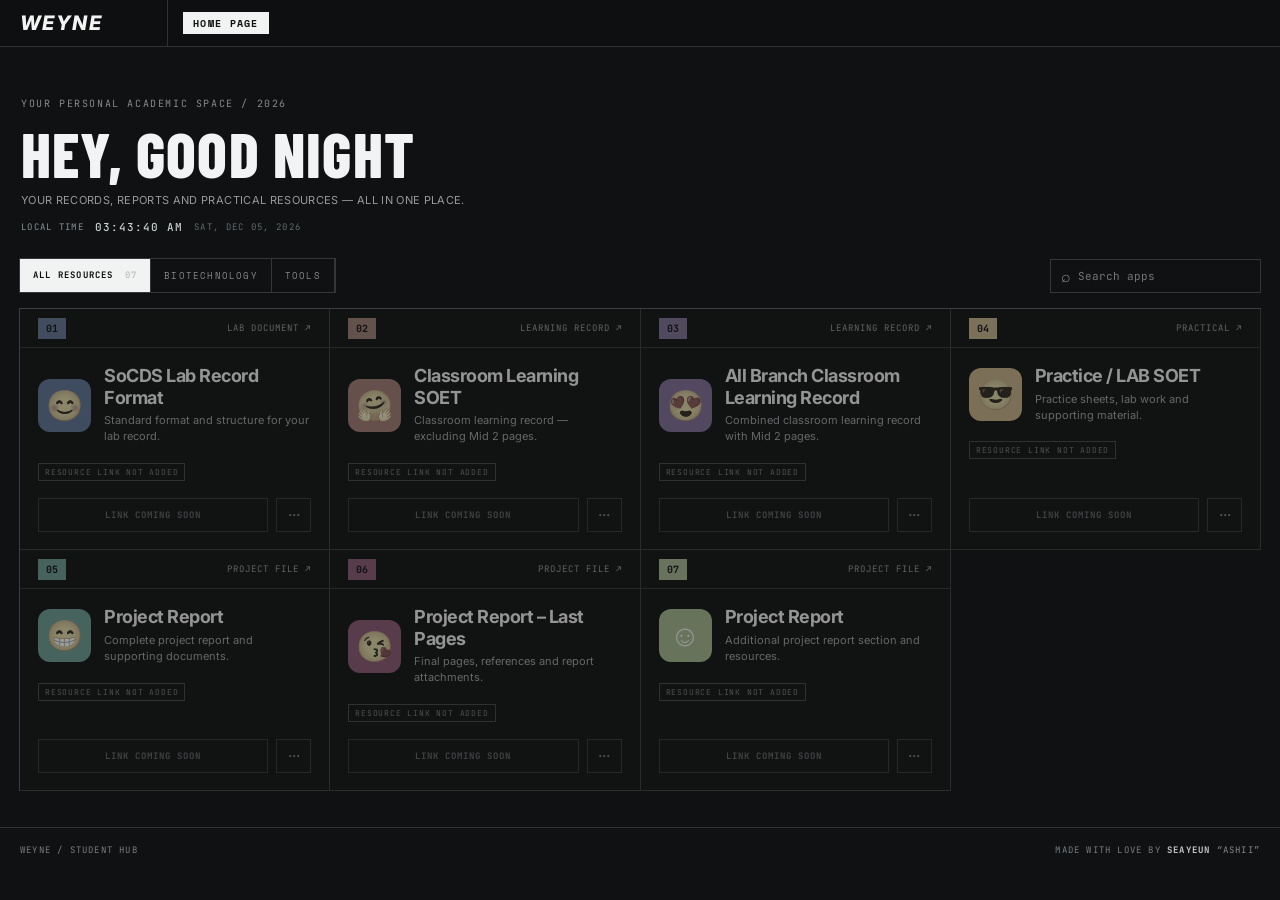
<file: index.html>
<!DOCTYPE html>
<html lang="en">
<head>
  <meta charset="UTF-8"><meta name="viewport" content="width=device-width, initial-scale=1.0">
  <meta name="description" content="WEYNE student hub"><title>WEYNE | Student Hub</title><link rel="stylesheet" href="style.css">
</head>
<body>
<header class="topbar"><a class="brand" href="index.html">WEYNE</a><nav class="topnav"><span class="nav-active">HOME PAGE</span></nav></header>
<main class="shell">
  <section class="intro"><div><p class="eyebrow">YOUR PERSONAL ACADEMIC SPACE / 2026</p><h1 class="greeting-title" id="dynamicGreeting">HOME PAGE<span class="greeting-dot">.</span></h1><p class="subheading">YOUR RECORDS, REPORTS AND PRACTICAL RESOURCES — ALL IN ONE PLACE.</p><div class="local-clock"><span>LOCAL TIME</span><strong id="localTime">--:--:--</strong><span id="localDate"></span></div></div></section>
  <section class="toolbar"><div class="tabs"><span class="tab selected">ALL RESOURCES <b>07</b></span><a class="tab tab-link" href="biotechnology.html">BIOTECHNOLOGY</a><a class="tab tab-link" href="tools.html">TOOLS</a></div><label class="search-wrap"><span>⌕</span><input id="searchInput" type="search" placeholder="Search apps"></label></section>
  <section class="resource-grid" id="resourceGrid">
    <article class="resource-card c-blue" data-search="socds lab record format"><div class="card-top"><span class="number">01</span><span class="card-type">LAB DOCUMENT ↗</span></div><div class="card-main"><div class="app-icon">😊</div><div><h2>SoCDS Lab Record Format</h2><p>Standard format and structure for your lab record.</p></div></div><span class="availability">RESOURCE LINK NOT ADDED</span><div class="card-bottom"><button class="download-btn" disabled>LINK COMING SOON</button><span class="more">···</span></div><!-- <a href="downloads/socds-lab-record-format.pdf" download>Download</a> --></article>
    <article class="resource-card c-orange" data-search="classroom learning soet mid 2 pages"><div class="card-top"><span class="number">02</span><span class="card-type">LEARNING RECORD ↗</span></div><div class="card-main"><div class="app-icon">🤗</div><div><h2>Classroom Learning SOET</h2><p>Classroom learning record — excluding Mid 2 pages.</p></div></div><span class="availability">RESOURCE LINK NOT ADDED</span><div class="card-bottom"><button class="download-btn" disabled>LINK COMING SOON</button><span class="more">···</span></div><!-- <a href="downloads/classroom-learning-soet.pdf" download>Download</a> --></article>
    <article class="resource-card c-purple" data-search="all branch classroom learning record mid 2 page"><div class="card-top"><span class="number">03</span><span class="card-type">LEARNING RECORD ↗</span></div><div class="card-main"><div class="app-icon">😍</div><div><h2>All Branch Classroom Learning Record</h2><p>Combined classroom learning record with Mid 2 pages.</p></div></div><span class="availability">RESOURCE LINK NOT ADDED</span><div class="card-bottom"><button class="download-btn" disabled>LINK COMING SOON</button><span class="more">···</span></div><!-- <a href="downloads/all-branch-classroom-learning.pdf" download>Download</a> --></article>
    <article class="resource-card c-yellow" data-search="practice lab soet"><div class="card-top"><span class="number">04</span><span class="card-type">PRACTICAL ↗</span></div><div class="card-main"><div class="app-icon">😎</div><div><h2>Practice / LAB SOET</h2><p>Practice sheets, lab work and supporting material.</p></div></div><span class="availability">RESOURCE LINK NOT ADDED</span><div class="card-bottom"><button class="download-btn" disabled>LINK COMING SOON</button><span class="more">···</span></div><!-- <a href="downloads/practice-lab-soet.zip" download>Download</a> --></article>
    <article class="resource-card c-teal" data-search="project report"><div class="card-top"><span class="number">05</span><span class="card-type">PROJECT FILE ↗</span></div><div class="card-main"><div class="app-icon">😁</div><div><h2>Project Report</h2><p>Complete project report and supporting documents.</p></div></div><span class="availability">RESOURCE LINK NOT ADDED</span><div class="card-bottom"><button class="download-btn" disabled>LINK COMING SOON</button><span class="more">···</span></div><!-- <a href="downloads/project-report.pdf" download>Download</a> --></article>
    <article class="resource-card c-pink" data-search="project report last pages"><div class="card-top"><span class="number">06</span><span class="card-type">PROJECT FILE ↗</span></div><div class="card-main"><div class="app-icon">😘</div><div><h2>Project Report – Last Pages</h2><p>Final pages, references and report attachments.</p></div></div><span class="availability">RESOURCE LINK NOT ADDED</span><div class="card-bottom"><button class="download-btn" disabled>LINK COMING SOON</button><span class="more">···</span></div><!-- <a href="downloads/project-report-last-pages.pdf" download>Download</a> --></article>
    <article class="resource-card c-green" data-search="project report additional"><div class="card-top"><span class="number">07</span><span class="card-type">PROJECT FILE ↗</span></div><div class="card-main"><div class="app-icon">☺️</div><div><h2>Project Report</h2><p>Additional project report section and resources.</p></div></div><span class="availability">RESOURCE LINK NOT ADDED</span><div class="card-bottom"><button class="download-btn" disabled>LINK COMING SOON</button><span class="more">···</span></div><!-- <a href="downloads/project-report-extra.pdf" download>Download</a> --></article>
  </section>
</main>
<footer><span>WEYNE / STUDENT HUB</span><span>MADE WITH LOVE BY <strong>SEAYEUN</strong> <i>“ASHII”</i></span></footer><script src="script.js"></script>
</body></html>
</file>
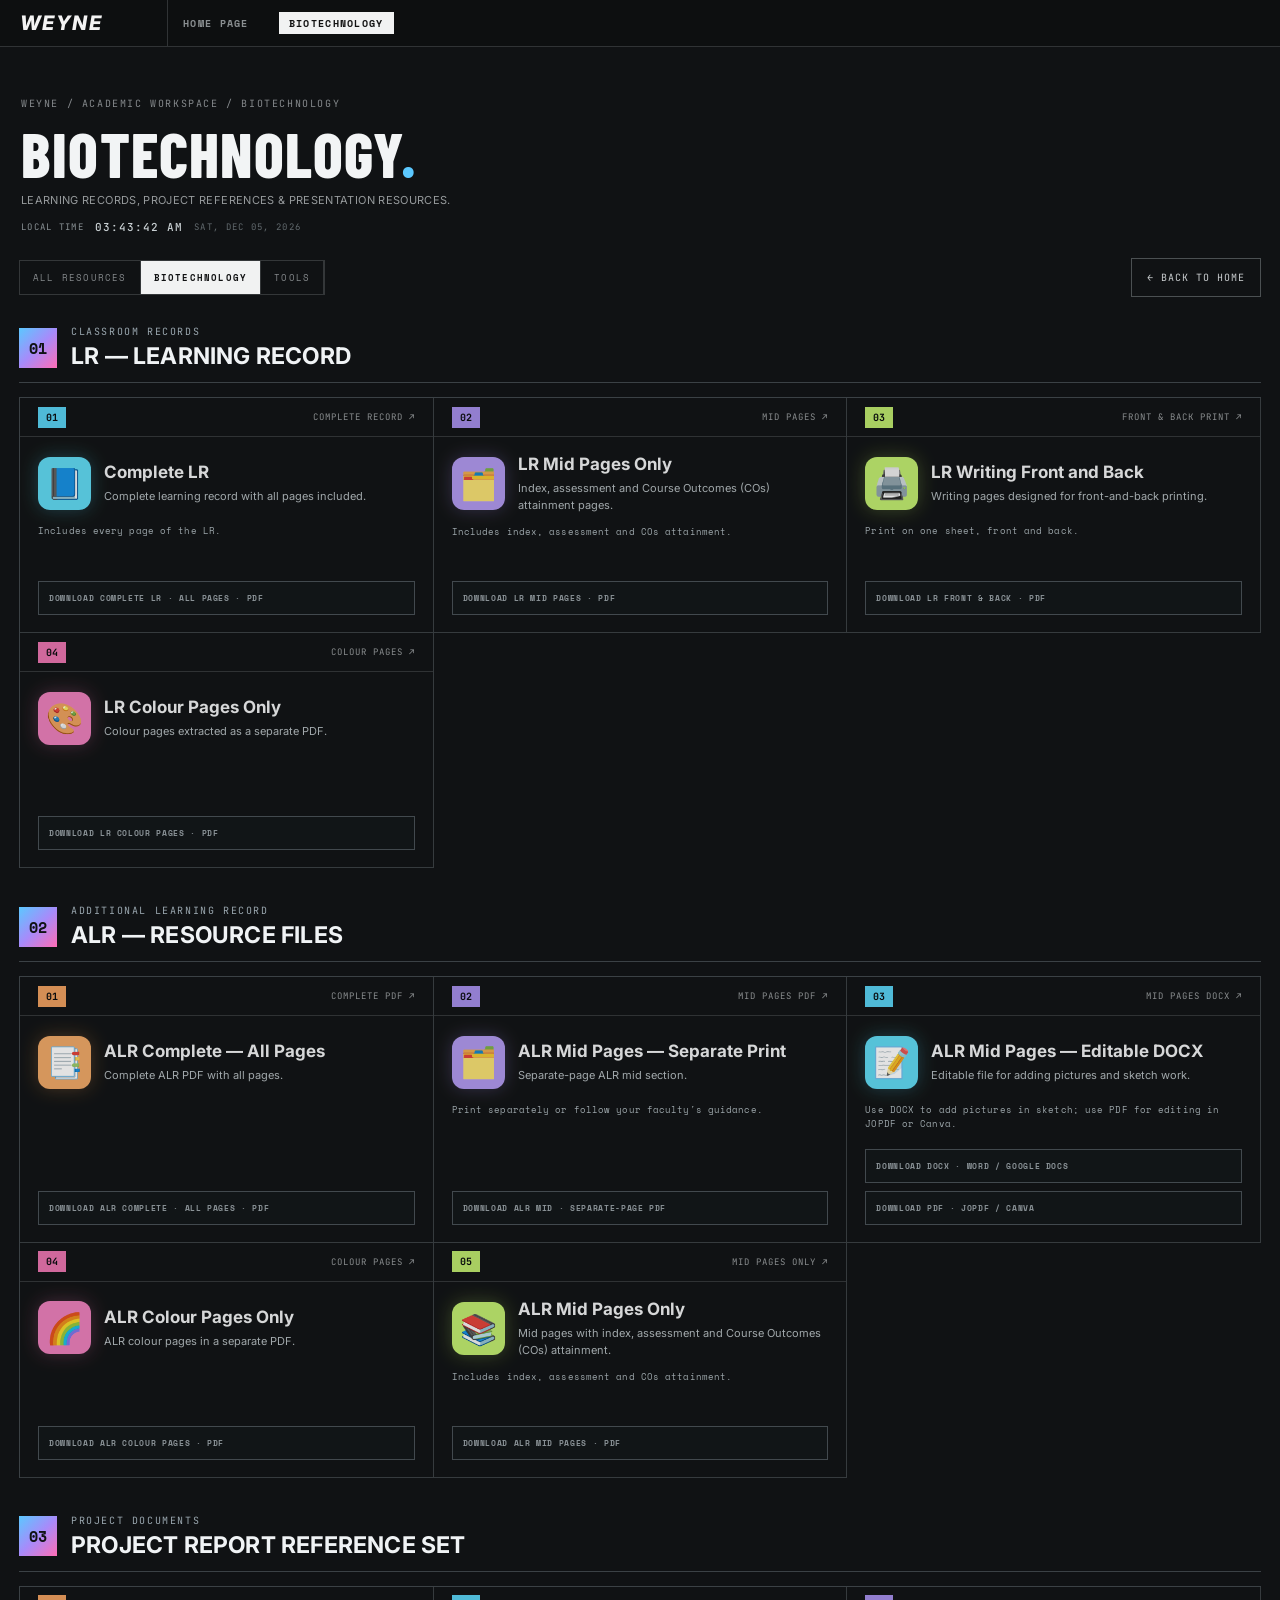
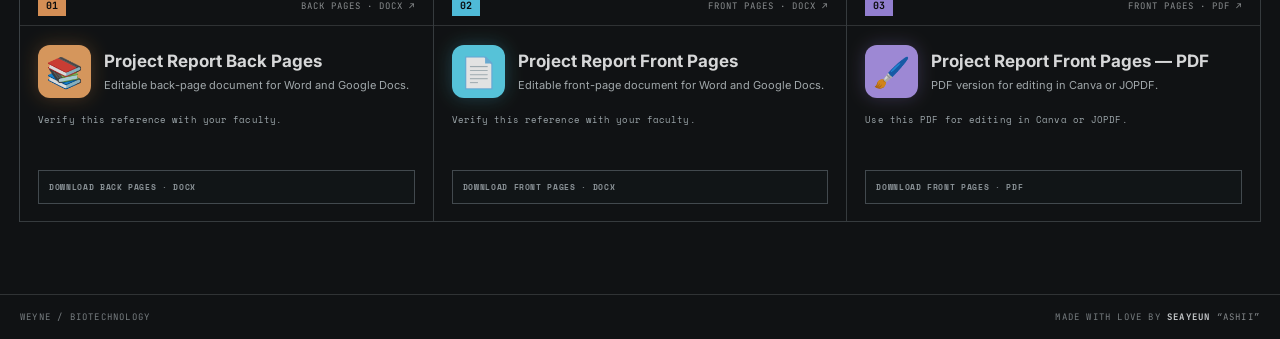
<file: biotechnology.html>
<!DOCTYPE html>
<html lang="en">
<head>
  <meta charset="UTF-8">
  <meta name="viewport" content="width=device-width, initial-scale=1.0">
  <meta name="description" content="WEYNE Biotechnology learning records and project report resources.">
  <!-- Download files must be uploaded beside this HTML file on the server. -->
  <title>WEYNE | BIOTECHNOLOGY</title>
  <link rel="stylesheet" href="style.css">
</head>
<body class="biotech-page">
<header class="topbar">
  <a class="brand" href="index.html">WEYNE</a>
  <nav class="topnav">
    <a href="index.html">HOME PAGE</a>
    <span class="nav-active">BIOTECHNOLOGY</span>
  </nav>
</header>
<main class="shell">
  <section class="intro">
    <div>
      <p class="eyebrow">WEYNE / ACADEMIC WORKSPACE / BIOTECHNOLOGY</p>
      <h1 class="greeting-title">BIOTECHNOLOGY<span class="greeting-dot">.</span></h1>
      <p class="subheading">LEARNING RECORDS, PROJECT REFERENCES & PRESENTATION RESOURCES.</p>
      <div class="local-clock"><span>LOCAL TIME</span><strong id="localTime">--:--:--</strong><span id="localDate"></span></div>
    </div>
  </section>
  <section class="toolbar">
    <div class="tabs">
      <a class="tab tab-link" href="index.html">ALL RESOURCES</a>
      <a class="tab tab-link selected" href="biotechnology.html">BIOTECHNOLOGY</a>
      <a class="tab tab-link" href="tools.html">TOOLS</a>
    </div>
    <a class="back-link" href="index.html">← BACK TO HOME</a>
  </section>
  <section class="bio-group">
    <div class="bio-group-heading"><span class="bio-index">01</span><div><p class="eyebrow">CLASSROOM RECORDS</p><h2>LR — LEARNING RECORD</h2></div></div>
    <div class="resource-grid bio-grid">
      <article class="resource-card bio-card bio-cyan">
      <div class="card-top"><span class="number">01</span><span class="card-type">COMPLETE RECORD ↗</span></div>
      <div class="card-main"><div class="app-icon">📘</div><div><h3>Complete LR</h3><p>Complete learning record with all pages included.</p></div></div>
      <p class="bio-note">Includes every page of the LR.</p>
      <div class="bio-downloads"><a class="download-btn download-link" href="Copy%20of%20LR%20BIO%20FULL.pdf" download="Copy of LR BIO FULL.pdf">DOWNLOAD COMPLETE LR · ALL PAGES · PDF</a></div>
    </article><article class="resource-card bio-card bio-violet">
      <div class="card-top"><span class="number">02</span><span class="card-type">MID PAGES ↗</span></div>
      <div class="card-main"><div class="app-icon">🗂️</div><div><h3>LR Mid Pages Only</h3><p>Index, assessment and Course Outcomes (COs) attainment pages.</p></div></div>
      <p class="bio-note">Includes index, assessment and COs attainment.</p>
      <div class="bio-downloads"><a class="download-btn download-link" href="Copy%20of%20LR%20BIO%20MID%2CBW.pdf" download="Copy of LR BIO MID,BW.pdf">DOWNLOAD LR MID PAGES · PDF</a></div>
    </article><article class="resource-card bio-card bio-lime">
      <div class="card-top"><span class="number">03</span><span class="card-type">FRONT & BACK PRINT ↗</span></div>
      <div class="card-main"><div class="app-icon">🖨️</div><div><h3>LR Writing Front and Back</h3><p>Writing pages designed for front-and-back printing.</p></div></div>
      <p class="bio-note">Print on one sheet, front and back.</p>
      <div class="bio-downloads"><a class="download-btn download-link" href="Copy%20of%20LR%20BIO%20BOTH%20SIDE%20%282%29.pdf" download="Copy of LR BIO BOTH SIDE (2).pdf">DOWNLOAD LR FRONT & BACK · PDF</a></div>
    </article><article class="resource-card bio-card bio-pink">
      <div class="card-top"><span class="number">04</span><span class="card-type">COLOUR PAGES ↗</span></div>
      <div class="card-main"><div class="app-icon">🎨</div><div><h3>LR Colour Pages Only</h3><p>Colour pages extracted as a separate PDF.</p></div></div>
      
      <div class="bio-downloads"><a class="download-btn download-link" href="LR%20BIO%20COLOUR%20PAGE%20%20%281%29.pdf" download="LR BIO COLOUR PAGE  (1).pdf">DOWNLOAD LR COLOUR PAGES · PDF</a></div>
    </article>
    </div>
  </section>
  <section class="bio-group">
    <div class="bio-group-heading"><span class="bio-index">02</span><div><p class="eyebrow">ADDITIONAL LEARNING RECORD</p><h2>ALR — RESOURCE FILES</h2></div></div>
    <div class="resource-grid bio-grid">
      <article class="resource-card bio-card bio-orange">
      <div class="card-top"><span class="number">01</span><span class="card-type">COMPLETE PDF ↗</span></div>
      <div class="card-main"><div class="app-icon">📑</div><div><h3>ALR Complete — All Pages</h3><p>Complete ALR PDF with all pages.</p></div></div>
      
      <div class="bio-downloads"><a class="download-btn download-link" href="ALR%20BIO%20FULL%20%281%29.pdf" download="ALR BIO FULL (1).pdf">DOWNLOAD ALR COMPLETE · ALL PAGES · PDF</a></div>
    </article><article class="resource-card bio-card bio-violet">
      <div class="card-top"><span class="number">02</span><span class="card-type">MID PAGES PDF ↗</span></div>
      <div class="card-main"><div class="app-icon">🗂️</div><div><h3>ALR Mid Pages — Separate Print</h3><p>Separate-page ALR mid section.</p></div></div>
      <p class="bio-note">Print separately or follow your faculty's guidance.</p>
      <div class="bio-downloads"><a class="download-btn download-link" href="ALR%20BOTH%20SIDE%20SEPERATE%20PAGES%20%281%29.pdf" download="ALR BOTH SIDE SEPERATE PAGES (1).pdf">DOWNLOAD ALR MID · SEPARATE-PAGE PDF</a></div>
    </article><article class="resource-card bio-card bio-cyan">
      <div class="card-top"><span class="number">03</span><span class="card-type">MID PAGES DOCX ↗</span></div>
      <div class="card-main"><div class="app-icon">📝</div><div><h3>ALR Mid Pages — Editable DOCX</h3><p>Editable file for adding pictures and sketch work.</p></div></div>
      <p class="bio-note">Use DOCX to add pictures in sketch; use PDF for editing in JOPDF or Canva.</p>
      <div class="bio-downloads"><a class="download-btn download-link" href="ALR%20BOTH%20SIDE%20SEPERATE%20PAGES%20%281%29.docx" download="ALR BOTH SIDE SEPERATE PAGES (1).docx">DOWNLOAD DOCX · WORD / GOOGLE DOCS</a><a class="download-btn download-link" href="ALR%20BOTH%20SIDE%20SEPERATE%20PAGES%20%281%29.pdf" download="ALR BOTH SIDE SEPERATE PAGES (1).pdf">DOWNLOAD PDF · JOPDF / CANVA</a></div>
    </article><article class="resource-card bio-card bio-pink">
      <div class="card-top"><span class="number">04</span><span class="card-type">COLOUR PAGES ↗</span></div>
      <div class="card-main"><div class="app-icon">🌈</div><div><h3>ALR Colour Pages Only</h3><p>ALR colour pages in a separate PDF.</p></div></div>
      
      <div class="bio-downloads"><a class="download-btn download-link" href="ALR%20COLOUR%20PAGE%20ONLY%20%281%29.pdf" download="ALR COLOUR PAGE ONLY (1).pdf">DOWNLOAD ALR COLOUR PAGES · PDF</a></div>
    </article><article class="resource-card bio-card bio-lime">
      <div class="card-top"><span class="number">05</span><span class="card-type">MID PAGES ONLY ↗</span></div>
      <div class="card-main"><div class="app-icon">📚</div><div><h3>ALR Mid Pages Only</h3><p>Mid pages with index, assessment and Course Outcomes (COs) attainment.</p></div></div>
      <p class="bio-note">Includes index, assessment and COs attainment.</p>
      <div class="bio-downloads"><a class="download-btn download-link" href="ALR%20BIO%20mid%20pages%20%281%29.pdf" download="ALR BIO mid pages (1).pdf">DOWNLOAD ALR MID PAGES · PDF</a></div>
    </article>
    </div>
  </section>
  <section class="bio-group">
    <div class="bio-group-heading"><span class="bio-index">03</span><div><p class="eyebrow">PROJECT DOCUMENTS</p><h2>PROJECT REPORT REFERENCE SET</h2></div></div>
    <div class="resource-grid bio-grid">
      <article class="resource-card bio-card bio-orange">
      <div class="card-top"><span class="number">01</span><span class="card-type">BACK PAGES · DOCX ↗</span></div>
      <div class="card-main"><div class="app-icon">📚</div><div><h3>Project Report Back Pages</h3><p>Editable back-page document for Word and Google Docs.</p></div></div>
      <p class="bio-note">Verify this reference with your faculty.</p>
      <div class="bio-downloads"><a class="download-btn download-link" href="PROJECT%20LAST%20PAGE%20HD%20NO%20QUALITY%20LOSS.docx" download="PROJECT LAST PAGE HD NO QUALITY LOSS.docx">DOWNLOAD BACK PAGES · DOCX</a></div>
    </article><article class="resource-card bio-card bio-cyan">
      <div class="card-top"><span class="number">02</span><span class="card-type">FRONT PAGES · DOCX ↗</span></div>
      <div class="card-main"><div class="app-icon">📄</div><div><h3>Project Report Front Pages</h3><p>Editable front-page document for Word and Google Docs.</p></div></div>
      <p class="bio-note">Verify this reference with your faculty.</p>
      <div class="bio-downloads"><a class="download-btn download-link" href="Project-R%20front.docx" download="Project-R front.docx">DOWNLOAD FRONT PAGES · DOCX</a></div>
    </article><article class="resource-card bio-card bio-violet">
      <div class="card-top"><span class="number">03</span><span class="card-type">FRONT PAGES · PDF ↗</span></div>
      <div class="card-main"><div class="app-icon">🖌️</div><div><h3>Project Report Front Pages — PDF</h3><p>PDF version for editing in Canva or JOPDF.</p></div></div>
      <p class="bio-note">Use this PDF for editing in Canva or JOPDF.</p>
      <div class="bio-downloads"><a class="download-btn download-link" href="Project-R%20front.docx.pdf" download="Project-R front.docx.pdf">DOWNLOAD FRONT PAGES · PDF</a></div>
    </article>
    </div>
  </section>
</main>
<footer><span>WEYNE / BIOTECHNOLOGY</span><span>MADE WITH LOVE BY <strong>SEAYEUN</strong> <i>“ASHII”</i></span></footer>
<script src="script.js"></script>
</body>
</html>
</file>
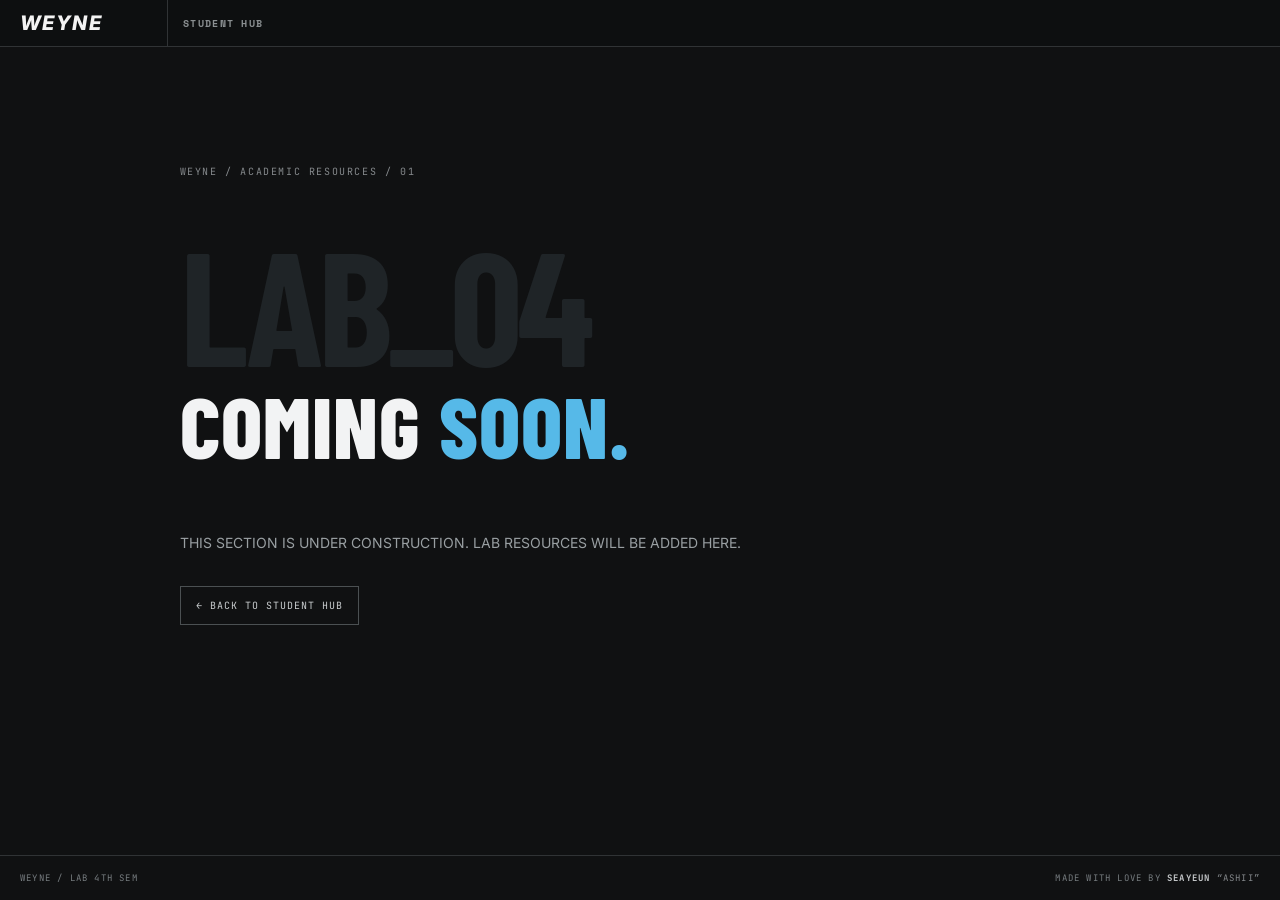
<file: lab-4th-sem.html>
<!DOCTYPE html><html lang="en"><head><meta charset="UTF-8"><meta name="viewport" content="width=device-width, initial-scale=1.0"><title>WEYNE | LAB 4TH SEM</title><link rel="stylesheet" href="style.css"></head><body class="coming-page"><header class="topbar"><a class="brand" href="index.html">WEYNE</a><nav class="topnav"><a href="index.html">STUDENT HUB</a></nav><div class="top-actions"><span class="status-dot"></span><span>INSTANT ACCESS</span></div></header><main class="coming-shell"><p class="eyebrow">WEYNE / ACADEMIC RESOURCES / 01</p><div class="coming-code">LAB_04</div><h1>COMING <span>SOON.</span></h1><p>THIS SECTION IS UNDER CONSTRUCTION. LAB RESOURCES WILL BE ADDED HERE.</p><a class="back-link" href="index.html">← BACK TO STUDENT HUB</a></main><footer><span>WEYNE / LAB 4TH SEM</span><span>MADE WITH LOVE BY <strong>SEAYEUN</strong> <i>“ASHII”</i></span></footer></body></html>
</file>
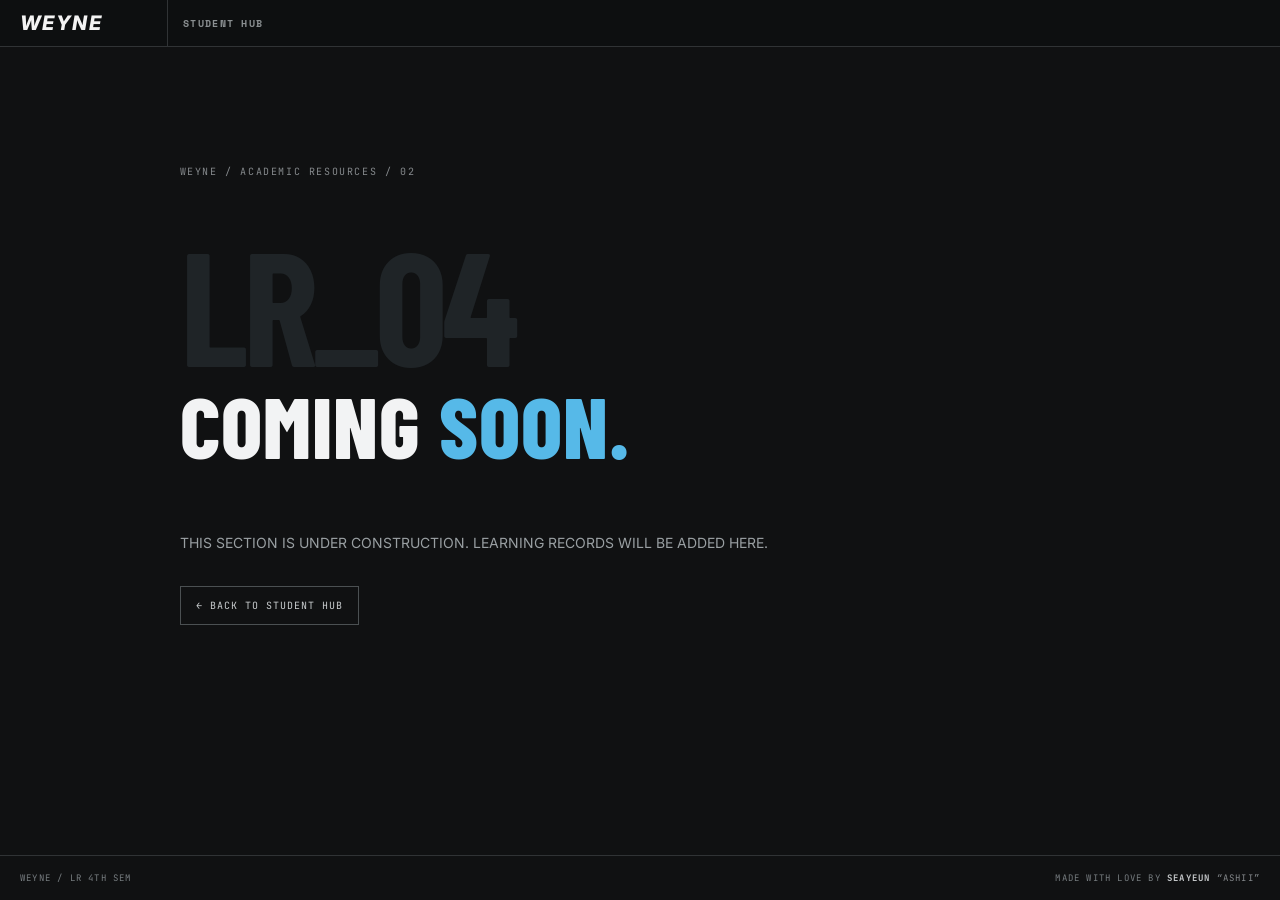
<file: lr-4th-sem.html>
<!DOCTYPE html><html lang="en"><head><meta charset="UTF-8"><meta name="viewport" content="width=device-width, initial-scale=1.0"><title>WEYNE | LR 4TH SEM</title><link rel="stylesheet" href="style.css"></head><body class="coming-page"><header class="topbar"><a class="brand" href="index.html">WEYNE</a><nav class="topnav"><a href="index.html">STUDENT HUB</a></nav><div class="top-actions"><span class="status-dot"></span><span>INSTANT ACCESS</span></div></header><main class="coming-shell"><p class="eyebrow">WEYNE / ACADEMIC RESOURCES / 02</p><div class="coming-code">LR_04</div><h1>COMING <span>SOON.</span></h1><p>THIS SECTION IS UNDER CONSTRUCTION. LEARNING RECORDS WILL BE ADDED HERE.</p><a class="back-link" href="index.html">← BACK TO STUDENT HUB</a></main><footer><span>WEYNE / LR 4TH SEM</span><span>MADE WITH LOVE BY <strong>SEAYEUN</strong> <i>“ASHII”</i></span></footer></body></html>
</file>
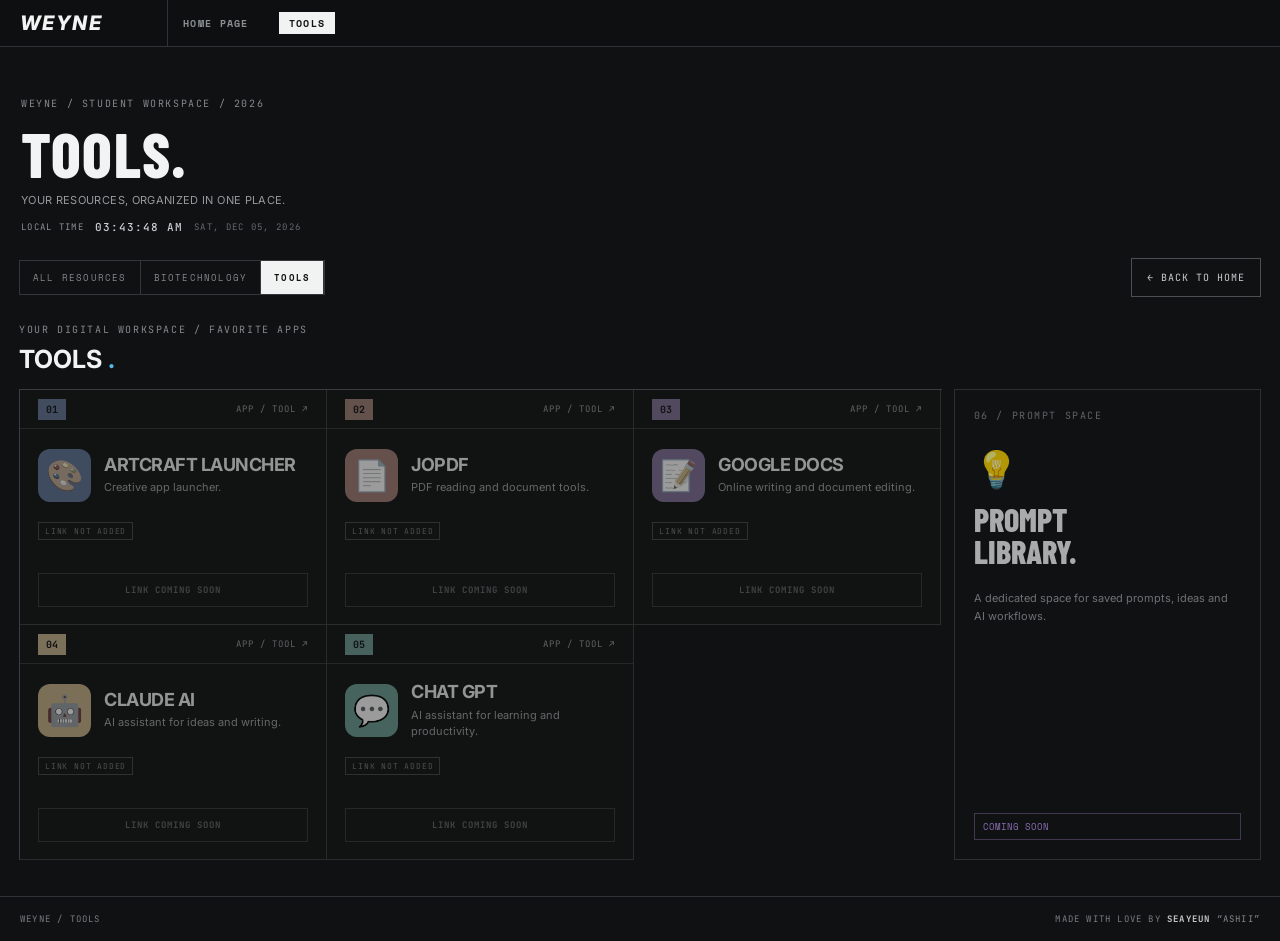
<file: tools.html>
<!DOCTYPE html>
<html lang="en">
<head>
  <meta charset="UTF-8">
  <meta name="viewport" content="width=device-width, initial-scale=1.0">
  <meta name="description" content="WEYNE TOOLS resources">
  <title>WEYNE | TOOLS</title>
  <link rel="stylesheet" href="style.css">
</head>
<body>
<header class="topbar">
  <a class="brand" href="index.html">WEYNE</a>
  <nav class="topnav">
    <a href="index.html">HOME PAGE</a>
    <span class="nav-active">TOOLS</span>
  </nav>
</header>
<main class="shell">
  <section class="intro">
    <div>
      <p class="eyebrow">WEYNE / STUDENT WORKSPACE / 2026</p>
      <h1 class="greeting-title">TOOLS<span class="greeting-dot">.</span></h1>
      <p class="subheading">YOUR RESOURCES, ORGANIZED IN ONE PLACE.</p>
      <div class="local-clock"><span>LOCAL TIME</span><strong id="localTime">--:--:--</strong><span id="localDate"></span></div>
    </div>
  </section>
  <section class="toolbar">
    <div class="tabs">
      <a class="tab tab-link" href="index.html">ALL RESOURCES</a>
      <a class="tab tab-link " href="biotechnology.html">BIOTECHNOLOGY</a>
      <a class="tab tab-link selected" href="tools.html">TOOLS</a>
    </div>
    <a class="back-link" href="index.html">← BACK TO HOME</a>
  </section>
  <section class="category-panel" id="tools"><div class="category-heading"><span class="eyebrow">YOUR DIGITAL WORKSPACE / FAVORITE APPS</span><h2>TOOLS <span>.</span></h2></div><div class="tools-layout"><div class="resource-grid tools-grid"><article class="resource-card c-blue" data-search="artcraft launcher"><div class="card-top"><span class="number">01</span><span class="card-type">APP / TOOL ↗</span></div><div class="card-main"><div class="app-icon">🎨</div><div><h2>ARTCRAFT LAUNCHER</h2><p>Creative app launcher.</p></div></div><span class="availability">LINK NOT ADDED</span><div class="card-bottom"><button class="download-btn" disabled>LINK COMING SOON</button></div><!-- <a href="ADD_ARTCRAFT_LAUNCHER_URL">Open ARTCRAFT LAUNCHER</a> --></article><article class="resource-card c-orange" data-search="jopdf"><div class="card-top"><span class="number">02</span><span class="card-type">APP / TOOL ↗</span></div><div class="card-main"><div class="app-icon">📄</div><div><h2>JOPDF</h2><p>PDF reading and document tools.</p></div></div><span class="availability">LINK NOT ADDED</span><div class="card-bottom"><button class="download-btn" disabled>LINK COMING SOON</button></div><!-- <a href="ADD_JOPDF_URL">Open JOPDF</a> --></article><article class="resource-card c-purple" data-search="google docs"><div class="card-top"><span class="number">03</span><span class="card-type">APP / TOOL ↗</span></div><div class="card-main"><div class="app-icon">📝</div><div><h2>GOOGLE DOCS</h2><p>Online writing and document editing.</p></div></div><span class="availability">LINK NOT ADDED</span><div class="card-bottom"><button class="download-btn" disabled>LINK COMING SOON</button></div><!-- <a href="https://docs.google.com/">Open GOOGLE DOCS</a> --></article><article class="resource-card c-yellow" data-search="claude ai"><div class="card-top"><span class="number">04</span><span class="card-type">APP / TOOL ↗</span></div><div class="card-main"><div class="app-icon">🤖</div><div><h2>CLAUDE AI</h2><p>AI assistant for ideas and writing.</p></div></div><span class="availability">LINK NOT ADDED</span><div class="card-bottom"><button class="download-btn" disabled>LINK COMING SOON</button></div><!-- <a href="https://claude.ai/">Open CLAUDE AI</a> --></article><article class="resource-card c-teal" data-search="chat gpt"><div class="card-top"><span class="number">05</span><span class="card-type">APP / TOOL ↗</span></div><div class="card-main"><div class="app-icon">💬</div><div><h2>CHAT GPT</h2><p>AI assistant for learning and productivity.</p></div></div><span class="availability">LINK NOT ADDED</span><div class="card-bottom"><button class="download-btn" disabled>LINK COMING SOON</button></div><!-- <a href="https://chatgpt.com/">Open CHAT GPT</a> --></article></div><aside class="prompt-card"><span class="eyebrow">06 / PROMPT SPACE</span><div class="prompt-emoji">💡</div><h3>PROMPT<br>LIBRARY.</h3><p>A dedicated space for saved prompts, ideas and AI workflows.</p><span class="coming-label">COMING SOON</span></aside></div></section>
</main>
<footer><span>WEYNE / TOOLS</span><span>MADE WITH LOVE BY <strong>SEAYEUN</strong> <i>“ASHII”</i></span></footer>
<script src="script.js"></script>
</body>
</html>
</file>
<file: style.css>
@import url('https://fonts.googleapis.com/css2?family=Barlow+Condensed:wght@500;600;700;800&family=Inter:wght@400;500;600;700;800&family=JetBrains+Mono:wght@400;600;700&family=Space+Mono:wght@400;700&display=swap');
:root{--bg:#101112;--line:#35383a;--white:#f2f3f4}*{box-sizing:border-box}body{margin:0;background:var(--bg);color:var(--white);font-family:Inter,Arial,sans-serif;min-height:100vh}.topbar{height:47px;border-bottom:1px solid #303335;display:flex;align-items:center;background:#0d0f10;position:sticky;top:0;z-index:5}.brand{height:100%;min-width:168px;padding:0 20px;display:flex;align-items:center;border-right:1px solid #303335;color:#f3f3f3;text-decoration:none;font-size:20px;font-weight:800;letter-spacing:1.4px;font-style:italic}.topnav{height:100%;display:flex;align-items:center;flex:1}.topnav a,.topnav span{height:100%;display:flex;align-items:center;padding:0 15px;text-decoration:none;color:#8b9092;font:700 10px 'Space Mono',monospace;letter-spacing:1.3px}.topnav a:hover{color:white;background:#1b1e20}.topnav .nav-active{color:#111;background:#f1f2f2;height:22px;margin-left:15px;padding:0 10px}.top-actions{height:100%;padding:0 19px;border-left:1px solid #303335;display:flex;align-items:center;gap:9px;color:#85898c;font:10px 'Space Mono',monospace;letter-spacing:1px}.status-dot{width:7px;height:7px;border-radius:50%;background:#20d7a0;box-shadow:0 0 9px #20d7a0}.shell{max-width:1600px;margin:auto;padding:28px 19px 36px}.intro{display:flex;align-items:center;justify-content:space-between;padding:12px 2px 24px}.eyebrow,.mini-label{font:10px 'JetBrains Mono',monospace;letter-spacing:1.6px;color:#85898c}.greeting-title{font-family:'Barlow Condensed',Impact,sans-serif;font-size:clamp(39px,5.2vw,62px);font-weight:800;letter-spacing:1.2px;line-height:1;text-transform:uppercase;margin:12px 0 9px}.greeting-title span{color:#56b9e8}.greeting-dot{color:#f2f3f4!important}.subheading{margin:0;color:#969a9c;font-size:11px;letter-spacing:.35px;text-transform:uppercase}.local-clock{display:flex;align-items:center;gap:11px;margin-top:13px;color:#899195;font-family:'JetBrains Mono',monospace;font-size:9px;letter-spacing:1.3px}.local-clock strong{color:#c9d0d3;font-size:11px;font-weight:500;letter-spacing:1px}.local-clock #localDate{color:#626a6e}.semester-stamp{border:1px solid #3b3e40;padding:9px 15px;display:flex;align-items:center;gap:10px}.semester-stamp strong{font-size:25px;color:#55b9e9}.semester-stamp span{font:9px/1.5 'JetBrains Mono',monospace;color:#a2a6a8;letter-spacing:1px}.toolbar{display:flex;justify-content:space-between;align-items:center;margin-bottom:15px;gap:15px}.tabs{display:flex;border:1px solid #343739;min-height:34px}.tab{padding:10px 13px;color:#85898c;font:9px 'JetBrains Mono',monospace;letter-spacing:1.2px;border-right:1px solid #343739}.tab b{margin-left:5px;color:#bfc2c3}.tab.selected{background:#f1f2f2;color:#101112;font-weight:bold}.search-wrap{height:34px;border:1px solid #343739;display:flex;align-items:center;padding:0 10px;min-width:210px;color:#888}.search-wrap input{background:transparent;border:0;outline:0;color:white;width:100%;padding:7px;font:11px 'JetBrains Mono',monospace}.resource-grid{display:grid;grid-template-columns:repeat(4,minmax(0,1fr));border-top:1px solid #3b3e40;border-left:1px solid #3b3e40}.resource-card{--accent:#4e9eff;min-height:235px;padding:0 18px 17px;border-right:1px solid #3b3e40;border-bottom:1px solid #3b3e40;position:relative;display:flex;flex-direction:column;background:#111314;filter:saturate(.25);opacity:.58;transition:filter .22s,opacity .22s,background .22s,box-shadow .22s}.resource-card:hover{filter:saturate(1);opacity:1;background:color-mix(in srgb,var(--accent) 8%,#111314);box-shadow:inset 0 2px 0 var(--accent),0 0 18px color-mix(in srgb,var(--accent) 18%,transparent);z-index:1}.c-blue{--accent:#347cff}.c-orange{--accent:#f06b4e}.c-purple{--accent:#9a62f3}.c-yellow{--accent:#ffb21c}.c-teal{--accent:#08b99a}.c-pink{--accent:#ed3c9b}.c-green{--accent:#8acb32}.card-top{height:39px;margin:0 -18px 17px;padding:0 18px;border-bottom:1px solid #343739;display:flex;align-items:center;justify-content:space-between}.number{background:var(--accent);color:#101112;font:700 10px 'JetBrains Mono',monospace;padding:4px 8px}.card-type{font:9px 'JetBrains Mono',monospace;color:#999da0;letter-spacing:1px}.card-main{display:flex;gap:13px;align-items:center;min-height:58px}.app-icon{width:53px;height:53px;flex:none;border-radius:12px;background:var(--accent);display:grid;place-items:center;font-family:Inter,sans-serif;font-size:30px;line-height:1;filter:saturate(1.15)}.card-main h2{font-size:18px;line-height:1.2;margin:0 0 5px;letter-spacing:-.5px}.card-main p{font-size:11px;color:#a2a5a7;line-height:1.45;margin:0}.availability{align-self:flex-start;border:1px solid #44484a;padding:3px 6px;margin-top:18px;color:#777c7e;font:8px 'JetBrains Mono',monospace;letter-spacing:.8px}.card-bottom{display:flex;gap:8px;margin-top:auto;padding-top:17px}.download-btn{height:34px;flex:1;border:1px solid #373b3d;background:transparent;color:#626769;font:700 9px 'JetBrains Mono',monospace;letter-spacing:1px}.download-btn:disabled{cursor:not-allowed}.more{width:35px;height:34px;border:1px solid #373b3d;display:grid;place-items:center;color:#818688}.resource-card:hover .download-btn{border-color:var(--accent);color:var(--accent)}.semester-links{display:grid;grid-template-columns:1fr 1fr;gap:12px;margin-top:18px}.semester-card{min-height:100px;border:1px solid #3a3d3f;padding:15px 18px;display:flex;flex-direction:column;gap:7px;text-decoration:none;color:#eee;filter:saturate(.35);opacity:.65;transition:.2s}.semester-card strong{font-size:23px;letter-spacing:.5px}.semester-card>span:last-child{font:9px 'JetBrains Mono',monospace;color:#929799;letter-spacing:1px}.semester-card:hover{opacity:1;filter:saturate(1);box-shadow:inset 3px 0 var(--accent),0 0 18px color-mix(in srgb,var(--accent) 20%,transparent);background:color-mix(in srgb,var(--accent) 8%,#111314)}.lab-link{--accent:#32a4f4}.lr-link{--accent:#d64aab}footer{min-height:45px;border-top:1px solid #303335;padding:0 20px;display:flex;align-items:center;justify-content:space-between;color:#777d80;font:9px 'JetBrains Mono',monospace;letter-spacing:1.2px}footer strong{color:#c5c8ca}footer i{color:#85898c;font-style:normal}.coming-shell{min-height:calc(100vh - 92px);max-width:1100px;margin:auto;padding:12vh 7vw}.coming-code{font:700 clamp(70px,15vw,160px)/1 'Barlow Condensed',sans-serif;color:#1f2427;letter-spacing:-5px;margin:45px 0 0}.coming-shell h1{font:800 clamp(48px,8vw,86px) 'Barlow Condensed',sans-serif;letter-spacing:1px;margin-top:-10px}.coming-shell h1 span{color:#56b9e8}.coming-shell>p:not(.eyebrow){color:#999fa2;font-size:14px;margin:10px 0 35px}.back-link{display:inline-block;border:1px solid #4b5052;padding:12px 15px;color:#c9cdcf;text-decoration:none;font:10px 'JetBrains Mono',monospace;letter-spacing:1px;transition:.2s}.back-link:hover{border-color:#56b9e8;color:#56b9e8;box-shadow:0 0 14px #56b9e833}@media(max-width:1050px){.resource-grid{grid-template-columns:repeat(2,minmax(0,1fr))}}@media(max-width:620px){.brand{min-width:auto;padding:0 12px;font-size:17px}.topnav a,.topnav span{padding:0 7px;font-size:8px}.top-actions{display:none}.shell{padding:20px 12px}.intro{align-items:flex-start}.semester-stamp{padding:6px}.greeting-title{font-size:clamp(34px,9vw,48px);letter-spacing:.5px}.local-clock{flex-wrap:wrap;gap:7px}.toolbar{align-items:stretch;flex-direction:column}.tabs{overflow:auto}.tab{white-space:nowrap}.search-wrap{width:100%}.resource-grid{grid-template-columns:1fr}.resource-card{min-height:220px}.semester-links{grid-template-columns:1fr}footer{padding:12px;gap:8px;align-items:flex-start;flex-direction:column}}

.tab-button{appearance:none;background:transparent;border-top:0;border-bottom:0;border-left:0;cursor:pointer;font:inherit;color:#85898c}.tab-button:hover,.tab-button.active{background:#f1f2f2;color:#101112}
.category-panel{margin-top:20px}.category-panel[hidden]{display:none}.category-heading{margin:6px 0 15px}.category-heading h2{font-size:25px;margin:7px 0 0}.category-heading h2 span{color:#56b9e8}
.tools-layout{display:grid;grid-template-columns:minmax(0,3fr) minmax(210px,1fr);gap:12px}.tools-grid{grid-template-columns:repeat(3,minmax(0,1fr))}
.prompt-card{border:1px solid #3b3e40;padding:19px;display:flex;flex-direction:column;opacity:.68;transition:.22s}.prompt-card:hover{opacity:1;background:#211a29;box-shadow:inset 0 2px #b27cff,0 0 18px #b27cff22}.prompt-emoji{font-size:36px;margin-top:25px}.prompt-card h3{font:800 32px/1 'Barlow Condensed',Impact,sans-serif;margin:12px 0}.prompt-card p{font-size:11px;line-height:1.6;color:#999fa2}.coming-label{margin-top:auto;border:1px solid #5a4a6c;padding:6px 8px;color:#c39bff;font:9px 'Space Mono',monospace}
@media(max-width:1050px){.tools-grid{grid-template-columns:repeat(2,minmax(0,1fr))}}@media(max-width:700px){.tools-layout{grid-template-columns:1fr}.tools-grid{grid-template-columns:1fr}.prompt-card{min-height:220px}.tab-button{white-space:nowrap}}

/* Navigation tabs are links but retain the original resource-tab typography. */
.tab-link{display:inline-flex;align-items:center;text-decoration:none;color:#85898c;font:9px 'Space Mono',monospace;letter-spacing:1.2px;padding:10px 13px;border-right:1px solid #343739;white-space:nowrap}
.tab-link:hover,.tab-link.selected{background:#f1f2f2;color:#101112}
.top-actions{display:none!important}
.semester-stamp{display:none!important}
.toolbar .back-link{margin-left:12px;white-space:nowrap}
@media(max-width:700px){.toolbar{align-items:stretch}.toolbar .back-link{align-self:flex-start}}


/* BIOTECHNOLOGY PAGE ONLY — brighter cards and left-to-right glow */
.biotech-page{background:#101214}
.biotech-page .resource-card{filter:saturate(.82);opacity:.88;overflow:hidden;isolation:isolate}
.biotech-page .resource-card::before{
  content:"";position:absolute;inset:0;z-index:-1;pointer-events:none;
  background:linear-gradient(100deg,var(--bio-glow),transparent 72%);
  opacity:.045;transition:opacity .35s ease,transform .55s ease;transform:translateX(-105%);
}
.biotech-page .resource-card:hover{
  opacity:1;filter:saturate(1.25) brightness(1.12);
  background:color-mix(in srgb,var(--bio-glow) 13%,#111416);
  box-shadow:inset 0 2px 0 var(--bio-glow),0 0 24px color-mix(in srgb,var(--bio-glow) 34%,transparent);
}
.biotech-page .resource-card:hover::before{opacity:.28;transform:translateX(0)}
.biotech-page .resource-card .number{background:var(--bio-glow);color:#090b0d}
.biotech-page .resource-card .app-icon{background:color-mix(in srgb,var(--bio-glow) 88%,white);box-shadow:0 0 18px color-mix(in srgb,var(--bio-glow) 28%,transparent)}
.biotech-page .bio-group{margin:28px 0 36px}
.biotech-page .bio-group-heading{display:flex;align-items:center;gap:14px;margin-bottom:14px;padding-bottom:12px;border-bottom:1px solid #3b4145}
.biotech-page .bio-index{font:700 15px 'Space Mono',monospace;color:#101214;background:#76d7ff;padding:9px 10px}
.biotech-page .bio-group-heading .eyebrow{margin:0 0 4px;color:#9aa7af}
.biotech-page .bio-group-heading h2{font-size:23px;letter-spacing:.2px;margin:0;color:#f0f3f5}
.biotech-page .bio-group-heading h2 span{color:#9baab3;font-size:.72em}
.biotech-page .bio-grid{grid-template-columns:repeat(3,minmax(0,1fr));border-color:#3b4145}
.biotech-page .bio-card{min-height:235px;border-color:#3b4145;--bio-glow:#5bc8ff}
.biotech-page .bio-cyan{--bio-glow:#43d7ff}
.biotech-page .bio-violet{--bio-glow:#a78bfa}
.biotech-page .bio-lime{--bio-glow:#b7ed55}
.biotech-page .bio-orange{--bio-glow:#ff9d4d}
.biotech-page .bio-pink{--bio-glow:#ff6db5}
.biotech-page .bio-blue{--bio-glow:#5b9dff}
.biotech-page .bio-card .card-main h3{font-size:17px;line-height:1.25;margin:0 0 5px}
.biotech-page .bio-card .card-main p{font-size:11px;line-height:1.5;color:#b4bdc2;margin:0}
.biotech-page .bio-downloads{display:flex;flex-direction:column;gap:7px;margin-top:auto;padding-top:18px}
.biotech-page .bio-downloads .download-btn{flex:initial;width:100%;height:auto;min-height:34px;padding:8px 10px;text-align:left;color:#9ba5ab;border-color:#485157;font-size:8px}
.biotech-page .bio-card:hover .bio-downloads .download-btn{border-color:var(--bio-glow);color:#eaf8ff}
.biotech-page .bio-group-heading .bio-index{background:linear-gradient(135deg,#5bc8ff,#a78bfa,#ff6db5)}
.biotech-page .greeting-title{color:#f2f4f5}
.biotech-page .greeting-title .greeting-dot{color:#5bc8ff!important}
@media(max-width:1050px){.biotech-page .bio-grid{grid-template-columns:repeat(2,minmax(0,1fr))}}
@media(max-width:620px){.biotech-page .bio-grid{grid-template-columns:1fr}.biotech-page .bio-group-heading h2{font-size:19px}}


/* Biotechnology download links and notes */
.biotech-page .download-link{
  display:flex;align-items:center;justify-content:flex-start;
  text-decoration:none;cursor:pointer;min-height:36px;height:auto;
  padding:9px 11px;text-align:left;line-height:1.4;
  border:1px solid #56636b;color:#c3d0d7;background:#111619;
  font:700 8px 'Space Mono',monospace;letter-spacing:.65px;
  transition:color .2s,border-color .2s,background .2s,box-shadow .2s;
}
.biotech-page .download-link:hover{
  color:#071015;border-color:var(--bio-glow);
  background:var(--bio-glow);
  box-shadow:0 0 15px color-mix(in srgb,var(--bio-glow) 55%,transparent);
}
.biotech-page .bio-note{
  margin:12px 0 0;color:#aebbc2;font:9px/1.55 'Space Mono',monospace;
  letter-spacing:.1px;
}
.biotech-page .bio-downloads{gap:8px}
.biotech-page .bio-card{padding-bottom:17px}
</file>
